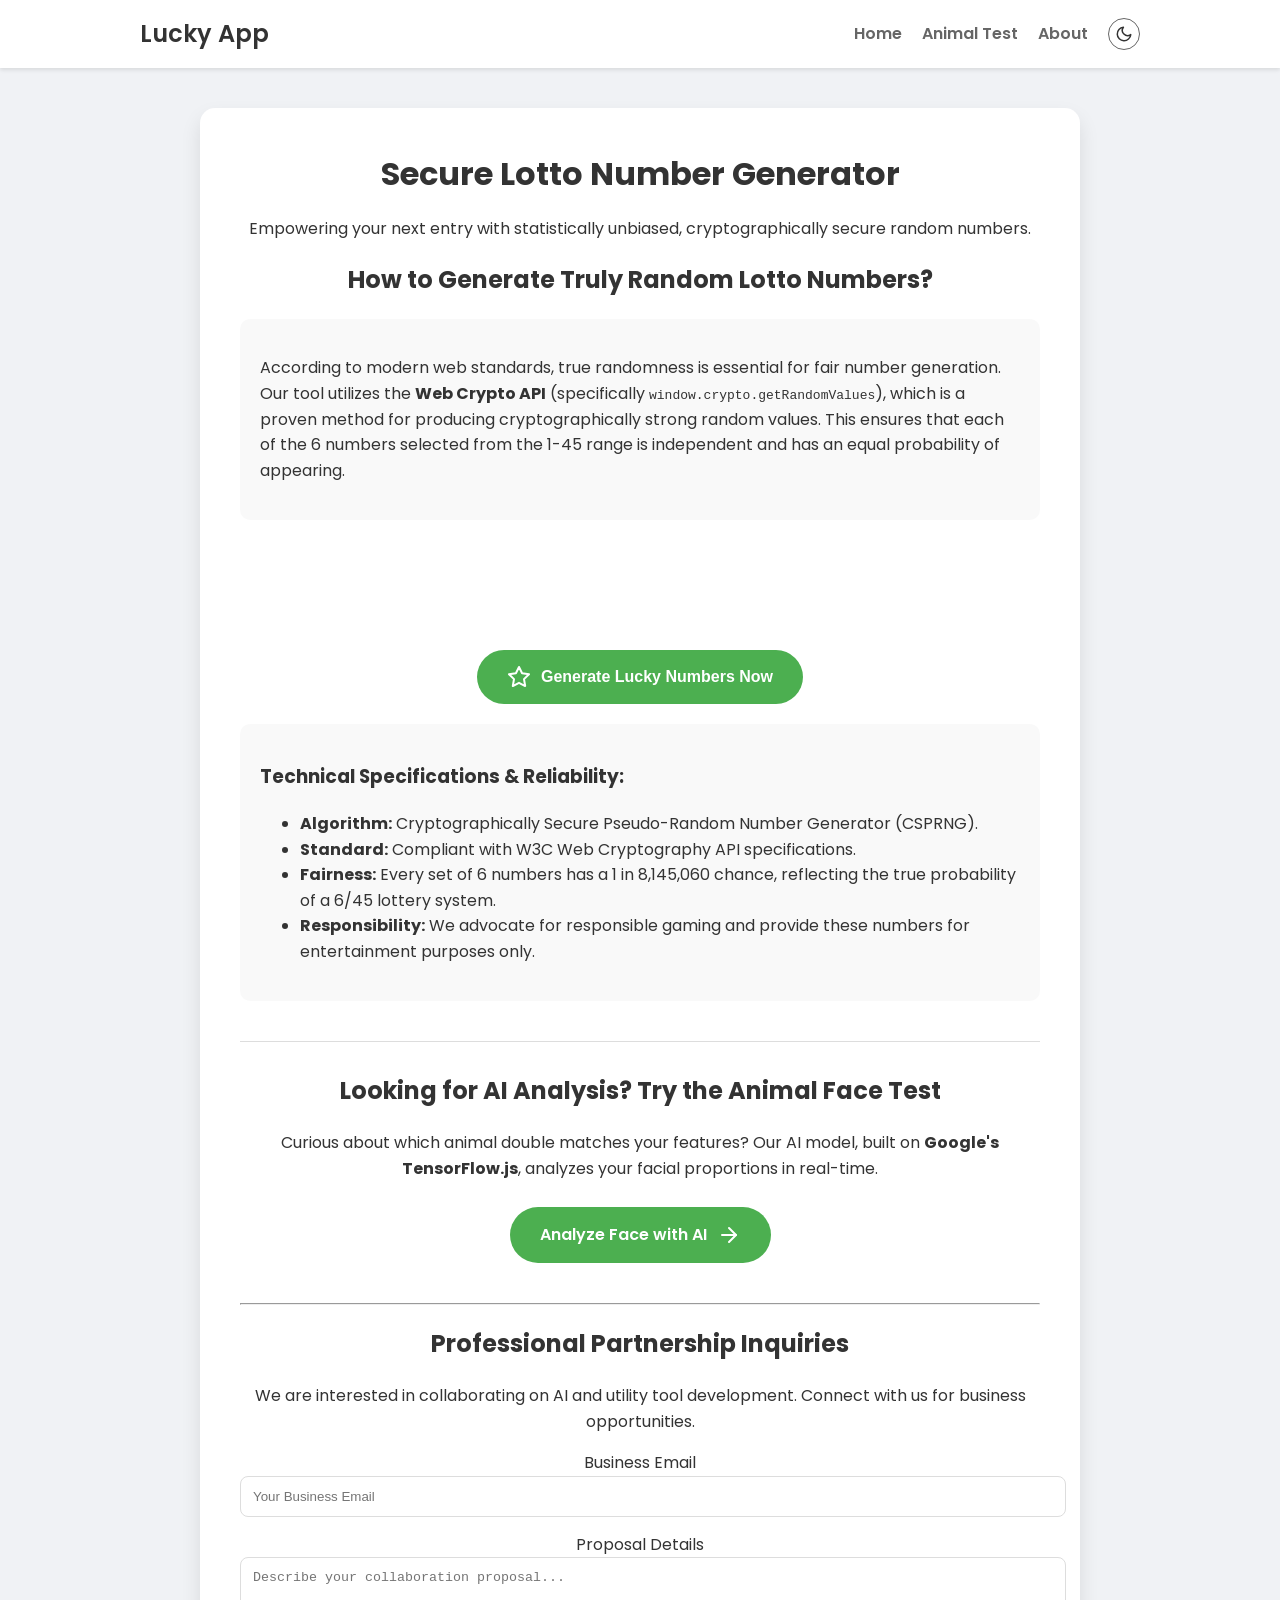
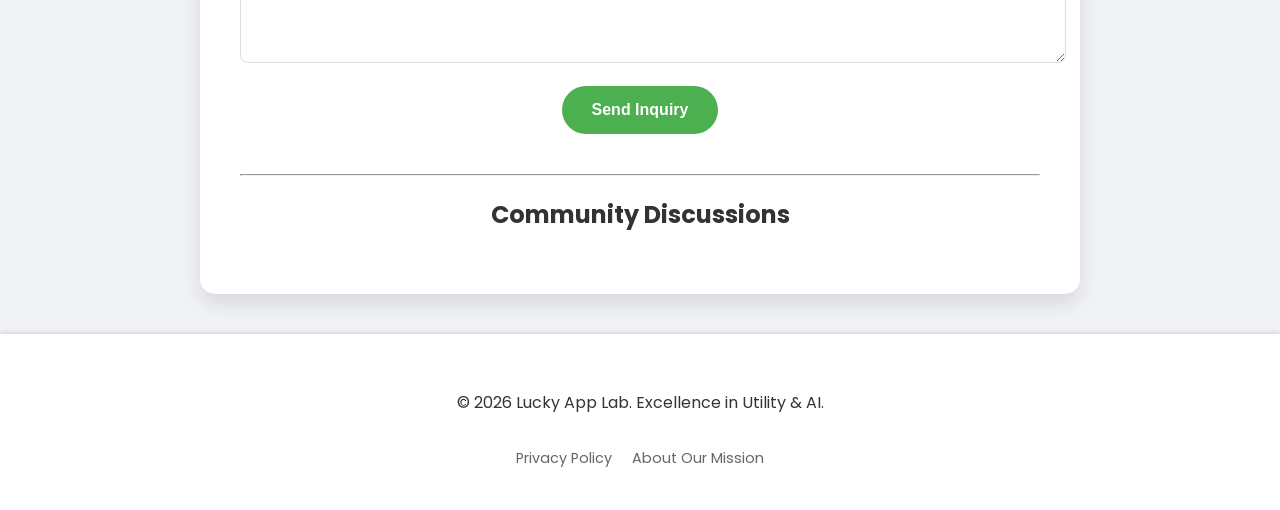
<file: index.html>
<!DOCTYPE html>
<html lang="en">
<head>
    <meta charset="UTF-8">
    <meta name="viewport" content="width=device-width, initial-scale=1.0">
    
    <!-- Google tag (gtag.js) -->
    <script async src="https://www.googletagmanager.com/gtag/js?id=G-44G6SVKXQ2"></script>
    <script>
      window.dataLayer = window.dataLayer || [];
      function gtag(){dataLayer.push(arguments);}
      gtag('js', new Date());
      gtag('config', 'G-44G6SVKXQ2');
    </script>
    
    <!-- MS Clarity -->
    <script type="text/javascript">
        (function(c,l,a,r,i,t,y){
            c[a]=c[a]||function(){(c[a].q=c[a].q||[]).push(arguments)};
            t=l.createElement(r);t.async=1;t.src="https://www.clarity.ms/tag/"+i;
            y=l.getElementsByTagName(r)[0];y.parentNode.insertBefore(t,y);
        })(window, document, "clarity", "script", "whj9z195p5");
    </script>

    <title>Lotto Number Generator - Secure Random Lucky Numbers | Lucky App</title>
    <meta name="description" content="Generate 100% random lucky numbers using the industry-standard Web Crypto API. Our professional Lotto Generator ensures unbiased, cryptographically secure results for your next draw.">
    <meta name="keywords" content="secure lotto generator, Web Crypto API, random number statistics, lottery numbers, cryptographically secure RNG">
    <link rel="canonical" href="https://product-builder-lecture-3e1.pages.dev/index.html">
    
    <!-- Open Graph / Facebook -->
    <meta property="og:type" content="website">
    <meta property="og:url" content="https://product-builder-lecture-3e1.pages.dev/">
    <meta property="og:title" content="Secure Lotto Number Generator - Lucky App">
    <meta property="og:description" content="Get unbiased lucky numbers generated by cryptographically secure algorithms. Try the most reliable Lotto tool.">
    <meta property="og:image" content="https://product-builder-lecture-3e1.pages.dev/favicon.svg">

    <!-- Twitter -->
    <meta property="twitter:card" content="summary_large_image">
    <meta property="twitter:url" content="https://product-builder-lecture-3e1.pages.dev/">
    <meta property="twitter:title" content="Secure Lotto Number Generator - Lucky App">
    <meta property="twitter:description" content="Reliable and secure lottery number generation using modern web standards.">
    <meta property="twitter:image" content="https://product-builder-lecture-3e1.pages.dev/favicon.svg">

    <meta name="google-adsense-account" content="ca-pub-4203578430730822">
    <link rel="icon" type="image/svg+xml" href="favicon.svg">
    <link rel="apple-touch-icon" href="favicon.svg">
    
    <link rel="preconnect" href="https://fonts.googleapis.com">
    <link rel="preconnect" href="https://fonts.gstatic.com" crossorigin>
    
    <link rel="stylesheet" href="style.css">
    <link href="https://fonts.googleapis.com/css2?family=Poppins:wght@400;600&display=swap" rel="stylesheet" media="print" onload="this.media='all'">
    <noscript><link href="https://fonts.googleapis.com/css2?family=Poppins:wght@400;600&display=swap" rel="stylesheet"></noscript>

    <script async src="https://pagead2.googlesyndication.com/pagead/js/adsbygoogle.js?client=ca-pub-4203578430730822"
     crossorigin="anonymous"></script>
    
    <!-- Structured Data (JSON-LD) for GEO -->
    <script type="application/ld+json">
    {
      "@context": "https://schema.org",
      "@type": "WebApplication",
      "name": "Lucky App Secure Lotto Generator",
      "url": "https://product-builder-lecture-3e1.pages.dev/index.html",
      "description": "A professional utility that leverages the Web Crypto API to provide cryptographically secure random numbers for lottery draws.",
      "applicationCategory": "Utility",
      "operatingSystem": "All",
      "author": {
        "@type": "Organization",
        "name": "Lucky App Lab"
      },
      "offers": {
        "@type": "Offer",
        "price": "0",
        "priceCurrency": "USD"
      },
      "featureList": "Cryptographically secure random number generation, Web Crypto API integration, 6/45 format support",
      "keywords": "Lotto, RNG, Web Crypto API, Security, Randomness"
    }
    </script>
</head>
<body>
    <nav class="main-nav">
        <div class="nav-container">
            <a href="index.html" class="nav-logo" aria-label="Lucky App Home">Lucky App</a>
            <div class="nav-links">
                <a href="index.html">Home</a>
                <a href="animal-test.html">Animal Test</a>
                <a href="about.html">About</a>
                <button id="theme-toggle" aria-label="Toggle dark mode">
                    <svg id="sun-icon" xmlns="http://www.w3.org/2000/svg" width="18" height="18" viewBox="0 0 24 24" fill="none" stroke="currentColor" stroke-width="2" stroke-linecap="round" stroke-linejoin="round" class="feather feather-sun" aria-hidden="true"><circle cx="12" cy="12" r="5"></circle><line x1="12" y1="1" x2="12" y2="3"></line><line x1="12" y1="21" x2="12" y2="23"></line><line x1="4.22" y1="4.22" x2="5.64" y2="5.64"></line><line x1="18.36" y1="18.36" x2="19.78" y2="19.78"></line><line x1="1" y1="12" x2="3" y2="12"></line><line x1="21" y1="12" x2="23" y2="12"></line><line x1="4.22" y1="19.78" x2="5.64" y2="18.36"></line><line x1="18.36" y1="5.64" x2="19.78" y2="4.22"></line></svg>
                    <svg id="moon-icon" xmlns="http://www.w3.org/2000/svg" width="18" height="18" viewBox="0 0 24 24" fill="none" stroke="currentColor" stroke-width="2" stroke-linecap="round" stroke-linejoin="round" class="feather feather-moon" style="display:none;" aria-hidden="true"><path d="M21 12.79A9 9 0 1 1 11.21 3 7 7 0 0 0 21 12.79z"></path></svg>
                </button>
            </div>
        </div>
    </nav>

    <div class="container">
        <header>
            <h1 class="seo-h1">Secure Lotto Number Generator</h1>
            <p>Empowering your next entry with statistically unbiased, cryptographically secure random numbers.</p>
        </header>
        
        <main>
            <!-- Lotto Section -->
            <article class="tool-section">
                <header>
                    <h2>How to Generate Truly Random Lotto Numbers?</h2>
                </header>
                <div class="tool-description">
                    <p>According to modern web standards, true randomness is essential for fair number generation. Our tool utilizes the <strong>Web Crypto API</strong> (specifically <code>window.crypto.getRandomValues</code>), which is a proven method for producing cryptographically strong random values. This ensures that each of the 6 numbers selected from the 1-45 range is independent and has an equal probability of appearing.</p>
                </div>
                
                <div id="lotto-numbers-container" class="lotto-numbers" aria-live="polite"></div>
                
                <button id="generate-btn" class="submit-btn">
                    <svg xmlns="http://www.w3.org/2000/svg" width="24" height="24" viewBox="0 0 24 24" fill="none" stroke="currentColor" stroke-width="2" stroke-linecap="round" stroke-linejoin="round" class="feather feather-star" aria-hidden="true"><polygon points="12 2 15.09 8.26 22 9.27 17 14.14 18.18 21.02 12 17.77 5.82 21.02 7 14.14 2 9.27 8.91 8.26 12 2"></polygon></svg>
                    <span>Generate Lucky Numbers Now</span>
                </button>

                <!-- Share Results Section -->
                <div id="share-section" class="share-section">
                    <h3>🍀 Your Lucky Numbers are Ready!</h3>
                    <p>Share your luck with friends and family.</p>
                    <div class="share-buttons">
                        <button id="share-twitter-btn" class="share-btn twitter">
                            <svg viewBox="0 0 24 24" aria-hidden="true"><path d="M23.643 4.937c-.835.37-1.732.62-2.675.733.962-.576 1.7-1.49 2.048-2.578-.9.534-1.897.922-2.958 1.13-.85-.957-2.06-1.553-3.41-1.553-2.58 0-4.67 2.09-4.67 4.67 0 .366.04.722.12 1.062-3.883-.195-7.327-2.055-9.633-4.885-.403.69-.633 1.497-.633 2.36 0 1.62 1.238 3.05 2.112 3.633-.76-.024-1.475-.233-2.1-.58v.058c0 2.264 1.61 4.155 3.747 4.604-.393.107-.807.165-1.235.165-.3 0-.593-.028-.88-.083.593 1.854 2.316 3.204 4.357 3.242-1.596 1.25-3.612 1.996-5.803 1.996-.377 0-.747-.022-1.114-.066 2.063 1.323 4.512 2.094 7.143 2.094 8.57 0 13.255-7.1 13.255-13.254 0-.2-.005-.402-.014-.602.91-.658 1.7-1.477 2.323-2.41z"></path></svg>
                            <span>Twitter</span>
                        </button>
                        <button id="share-facebook-btn" class="share-btn facebook">
                            <svg viewBox="0 0 24 24" aria-hidden="true"><path d="M22 12c0-5.523-4.477-10-10-10S2 6.477 2 12c0 4.991 3.657 9.128 8.438 9.878v-6.987h-2.54V12h2.54V9.797c0-2.506 1.492-3.89 3.777-3.89 1.094 0 2.238.195 2.238.195v2.46h-1.26c-1.243 0-1.63.771-1.63 1.562V12h2.773l-.443 2.89h-2.33v6.988C18.343 21.128 22 16.991 22 12z"></path></svg>
                            <span>Facebook</span>
                        </button>
                        <button id="share-kakao-btn" class="share-btn kakao">
                            <svg viewBox="0 0 24 24" aria-hidden="true"><path d="M12 3c-4.97 0-9 3.185-9 7.115 0 3.108 2.523 5.726 6 6.726l-1.26 4.366c-.056.202.19.38.35.26l5.07-3.415c.273.024.55.04.83.04 4.97 0 9-3.185 9-7.115S16.97 3 12 3z"></path></svg>
                            <span>Kakao</span>
                        </button>
                        <button id="copy-link-btn" class="share-btn copy">
                            <svg xmlns="http://www.w3.org/2000/svg" width="24" height="24" viewBox="0 0 24 24" fill="none" stroke="currentColor" stroke-width="2" stroke-linecap="round" stroke-linejoin="round" class="feather feather-link"><path d="M10 13a5 5 0 0 0 7.54.54l3-3a5 5 0 0 0-7.07-7.07l-1.72 1.71"></path><path d="M14 11a5 5 0 0 0-7.54-.54l-3 3a5 5 0 0 0 7.07 7.07l1.71-1.71"></path></svg>
                            <span>Copy Link</span>
                        </button>
                    </div>
                </div>
                
                <div class="tool-description">
                    <h3>Technical Specifications & Reliability:</h3>
                    <ul>
                        <li><strong>Algorithm:</strong> Cryptographically Secure Pseudo-Random Number Generator (CSPRNG).</li>
                        <li><strong>Standard:</strong> Compliant with W3C Web Cryptography API specifications.</li>
                        <li><strong>Fairness:</strong> Every set of 6 numbers has a 1 in 8,145,060 chance, reflecting the true probability of a 6/45 lottery system.</li>
                        <li><strong>Responsibility:</strong> We advocate for responsible gaming and provide these numbers for entertainment purposes only.</li>
                    </ul>
                </div>
            </article>

            <!-- Navigation to Animal Face Test -->
            <section class="tool-section">
                <hr>
                <h2>Looking for AI Analysis? Try the Animal Face Test</h2>
                <p>Curious about which animal double matches your features? Our AI model, built on <strong>Google's TensorFlow.js</strong>, analyzes your facial proportions in real-time.</p>
                <a href="animal-test.html" class="submit-btn nav-btn">
                    <span>Analyze Face with AI</span>
                    <svg xmlns="http://www.w3.org/2000/svg" width="24" height="24" viewBox="0 0 24 24" fill="none" stroke="currentColor" stroke-width="2" stroke-linecap="round" stroke-linejoin="round" class="feather feather-arrow-right" aria-hidden="true"><line x1="5" y1="12" x2="19" y2="12"></line><polyline points="12 5 19 12 12 19"></polyline></svg>
                </a>
            </section>

            <!-- Partnership Section -->
            <section class="partnership-section">
                <hr>
                <h2>Professional Partnership Inquiries</h2>
                <p>We are interested in collaborating on AI and utility tool development. Connect with us for business opportunities.</p>
                <form action="https://formspree.io/f/xaqavzqq" method="POST" id="contact-form">
                    <div class="form-group">
                        <label for="user-email" class="visually-hidden">Business Email</label>
                        <input type="email" id="user-email" name="email" placeholder="Your Business Email" required>
                    </div>
                    <div class="form-group">
                        <label for="user-message" class="visually-hidden">Proposal Details</label>
                        <textarea id="user-message" name="message" placeholder="Describe your collaboration proposal..." required></textarea>
                    </div>
                    <button type="submit" class="submit-btn">Send Inquiry</button>
                </form>
            </section>

            <!-- Comments Section -->
            <section class="comments-section">
                <hr>
                <h2>Community Discussions</h2>
                <div id="disqus_thread"></div>
            </section>
        </main>
    </div>

    <footer class="main-footer">
        <div class="footer-container">
            <p>&copy; 2026 Lucky App Lab. Excellence in Utility & AI.</p>
            <nav class="footer-links">
                <a href="privacy.html">Privacy Policy</a>
                <a href="about.html">About Our Mission</a>
            </nav>
        </div>
    </footer>

    <script src="main.js" type="module" defer></script>
    <script>
        (function() {
            var d = document, s = d.createElement('script');
            s.src = 'https://productbuilder-5gmicafupj.disqus.com/embed.js';
            s.setAttribute('data-timestamp', +new Date());
            (d.head || d.body).appendChild(s);
        })();
    </script>
</body>
</html>
</file>
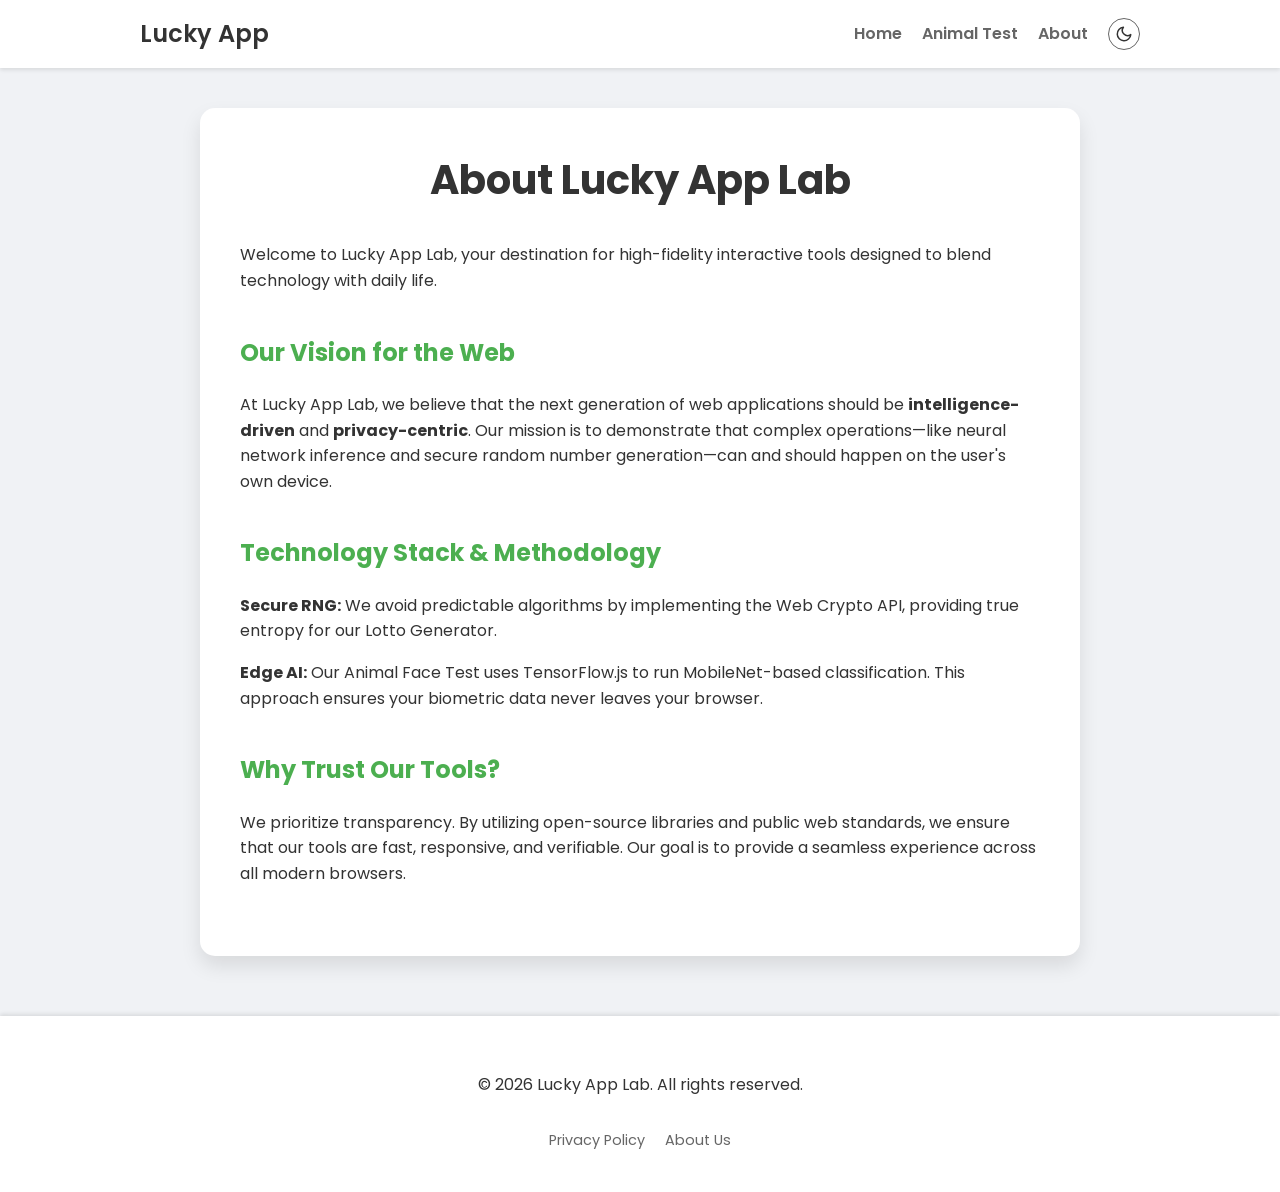
<file: about.html>
<!DOCTYPE html>
<html lang="en">
<head>
    <meta charset="UTF-8">
    <meta name="viewport" content="width=device-width, initial-scale=1.0">
    
    <!-- Google tag (gtag.js) -->
    <script async src="https://www.googletagmanager.com/gtag/js?id=G-44G6SVKXQ2"></script>
    <script>
      window.dataLayer = window.dataLayer || [];
      function gtag(){dataLayer.push(arguments);}
      gtag('js', new Date());
      gtag('config', 'G-44G6SVKXQ2');
    </script>
    
    <!-- MS Clarity -->
    <script type="text/javascript">
        (function(c,l,a,r,i,t,y){
            c[a]=c[a]||function(){(c[a].q=c[a].q||[]).push(arguments)};
            t=l.createElement(r);t.async=1;t.src="https://www.clarity.ms/tag/"+i;
            y=l.getElementsByTagName(r)[0];y.parentNode.insertBefore(t,y);
        })(window, document, "clarity", "script", "whj9z195p5");
    </script>

    <title>About Lucky App Lab - Visionary Utility Tools | Lucky App</title>
    <meta name="description" content="Explore the mission of Lucky App Lab. We specialize in creating high-quality web utilities and browser-based AI experiences using modern standards like Web Crypto API and TensorFlow.js.">
    <link rel="canonical" href="https://product-builder-lecture-3e1.pages.dev/about.html">
    
    <!-- Open Graph / Facebook -->
    <meta property="og:type" content="website">
    <meta property="og:url" content="https://product-builder-lecture-3e1.pages.dev/about.html">
    <meta property="og:title" content="About Lucky App Lab - Mission & Technology">
    <meta property="og:description" content="Discover our approach to building secure and fun interactive web tools.">
    <meta property="og:image" content="https://product-builder-lecture-3e1.pages.dev/favicon.svg">

    <meta name="google-adsense-account" content="ca-pub-4203578430730822">
    <link rel="icon" type="image/svg+xml" href="favicon.svg">
    <link rel="apple-touch-icon" href="favicon.svg">
    
    <link rel="preconnect" href="https://fonts.googleapis.com">
    <link rel="preconnect" href="https://fonts.gstatic.com" crossorigin>
    
    <link rel="stylesheet" href="style.css">
    <link href="https://fonts.googleapis.com/css2?family=Poppins:wght@400;600&display=swap" rel="stylesheet" media="print" onload="this.media='all'">
    <noscript><link href="https://fonts.googleapis.com/css2?family=Poppins:wght@400;600&display=swap" rel="stylesheet"></noscript>

    <script async src="https://pagead2.googlesyndication.com/pagead/js/adsbygoogle.js?client=ca-pub-4203578430730822"
     crossorigin="anonymous"></script>
    
    <!-- Structured Data (JSON-LD) for GEO -->
    <script type="application/ld+json">
    {
      "@context": "https://schema.org",
      "@type": "AboutPage",
      "mainEntity": {
        "@type": "Organization",
        "name": "Lucky App Lab",
        "url": "https://product-builder-lecture-3e1.pages.dev",
        "description": "An innovative lab dedicated to interactive web utilities and private client-side AI analysis.",
        "foundingDate": "2026",
        "knowsAbout": ["Machine Learning", "Web Cryptography", "TensorFlow.js", "UX Design"]
      }
    }
    </script>
</head>
<body>
    <nav class="main-nav">
        <div class="nav-container">
            <a href="index.html" class="nav-logo" aria-label="Lucky App Home">Lucky App</a>
            <div class="nav-links">
                <a href="index.html">Home</a>
                <a href="animal-test.html">Animal Test</a>
                <a href="about.html">About</a>
                <button id="theme-toggle" aria-label="Toggle dark mode">
                    <svg id="sun-icon" xmlns="http://www.w3.org/2000/svg" width="18" height="18" viewBox="0 0 24 24" fill="none" stroke="currentColor" stroke-width="2" stroke-linecap="round" stroke-linejoin="round" class="feather feather-sun" aria-hidden="true"><circle cx="12" cy="12" r="5"></circle><line x1="12" y1="1" x2="12" y2="3"></line><line x1="12" y1="21" x2="12" y2="23"></line><line x1="4.22" y1="4.22" x2="5.64" y2="5.64"></line><line x1="18.36" y1="18.36" x2="19.78" y2="19.78"></line><line x1="1" y1="12" x2="3" y2="12"></line><line x1="21" y1="12" x2="23" y2="12"></line><line x1="4.22" y1="19.78" x2="5.64" y2="18.36"></line><line x1="18.36" y1="5.64" x2="19.78" y2="4.22"></line></svg>
                    <svg id="moon-icon" xmlns="http://www.w3.org/2000/svg" width="18" height="18" viewBox="0 0 24 24" fill="none" stroke="currentColor" stroke-width="2" stroke-linecap="round" stroke-linejoin="round" class="feather feather-moon" style="display:none;" aria-hidden="true"><path d="M21 12.79A9 9 0 1 1 11.21 3 7 7 0 0 0 21 12.79z"></path></svg>
                </button>
            </div>
        </div>
    </nav>

    <div class="container page-content">
        <main class="text-content">
            <article>
                <h1>About Lucky App Lab</h1>
                <p>Welcome to Lucky App Lab, your destination for high-fidelity interactive tools designed to blend technology with daily life.</p>
                
                <section>
                    <h2>Our Vision for the Web</h2>
                    <p>At Lucky App Lab, we believe that the next generation of web applications should be <strong>intelligence-driven</strong> and <strong>privacy-centric</strong>. Our mission is to demonstrate that complex operations—like neural network inference and secure random number generation—can and should happen on the user's own device.</p>
                </section>

                <section>
                    <h2>Technology Stack & Methodology</h2>
                    <p><strong>Secure RNG:</strong> We avoid predictable algorithms by implementing the Web Crypto API, providing true entropy for our Lotto Generator.</p>
                    <p><strong>Edge AI:</strong> Our Animal Face Test uses TensorFlow.js to run MobileNet-based classification. This approach ensures your biometric data never leaves your browser.</p>
                </section>

                <section>
                    <h2>Why Trust Our Tools?</h2>
                    <p>We prioritize transparency. By utilizing open-source libraries and public web standards, we ensure that our tools are fast, responsive, and verifiable. Our goal is to provide a seamless experience across all modern browsers.</p>
                </section>
            </article>
        </main>
    </div>

    <footer class="main-footer">
        <div class="footer-container">
            <p>&copy; 2026 Lucky App Lab. All rights reserved.</p>
            <nav class="footer-links">
                <a href="privacy.html">Privacy Policy</a>
                <a href="about.html">About Us</a>
            </nav>
        </div>
    </footer>

    <script src="main.js" type="module" defer></script>
</body>
</html>
</file>
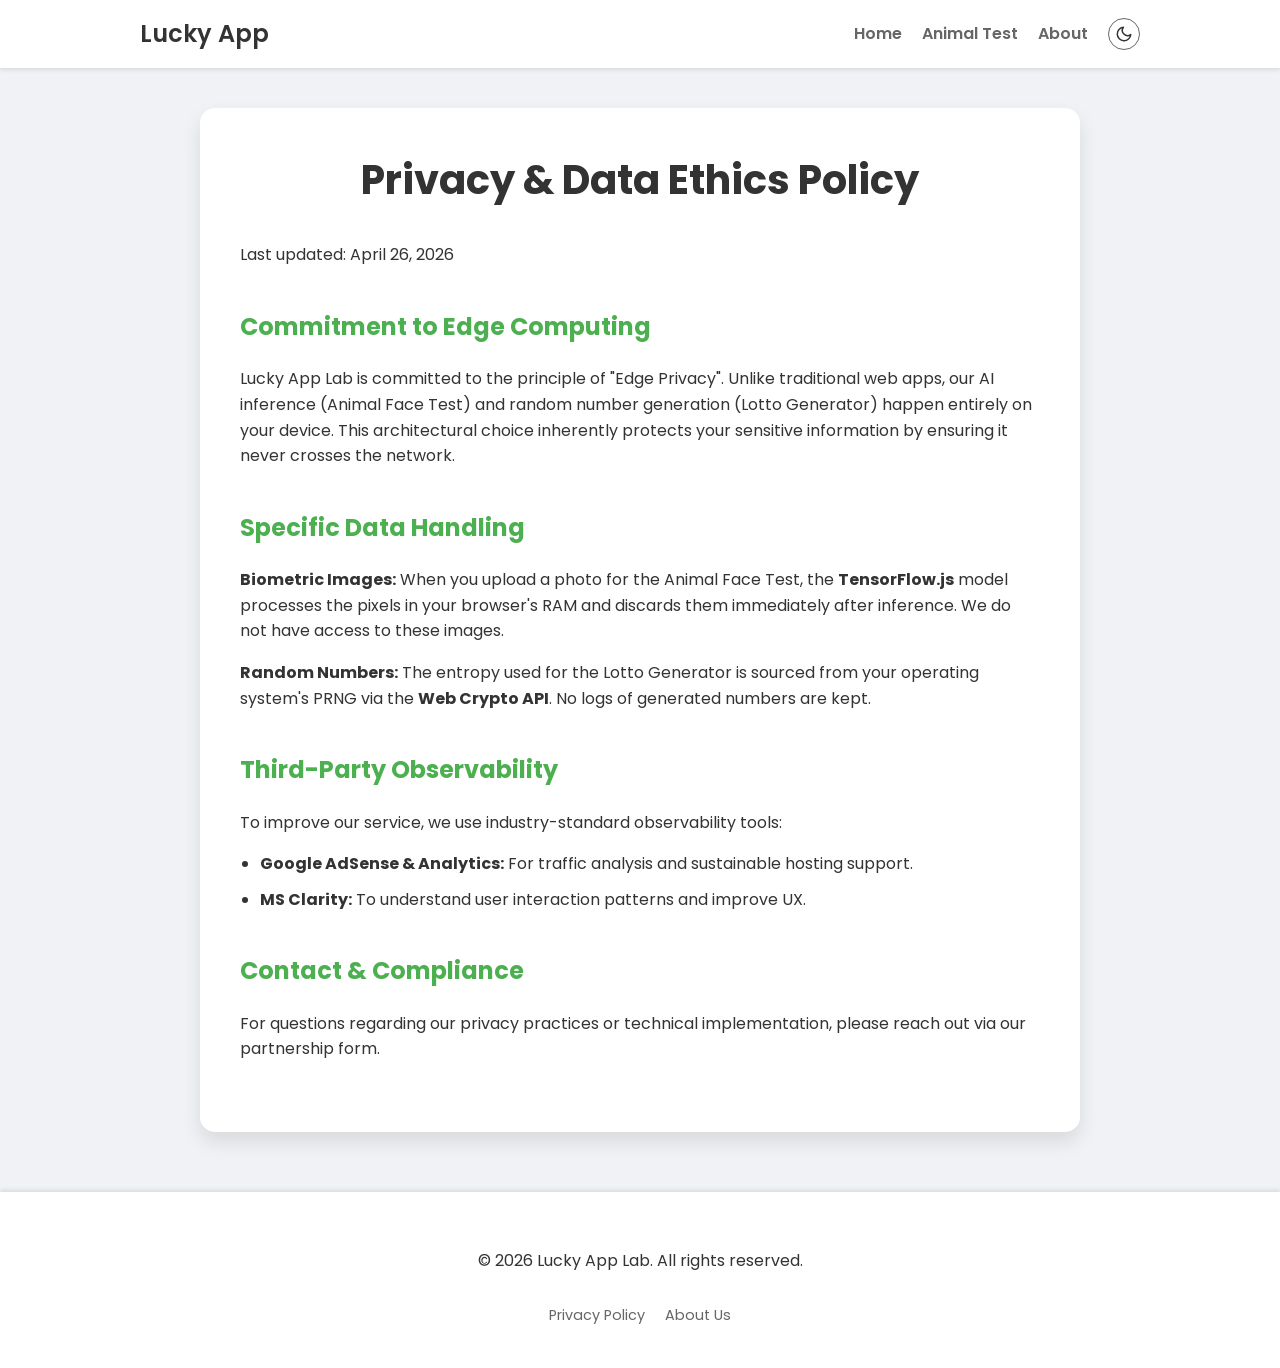
<file: privacy.html>
<!DOCTYPE html>
<html lang="en">
<head>
    <meta charset="UTF-8">
    <meta name="viewport" content="width=device-width, initial-scale=1.0">
    
    <!-- Google tag (gtag.js) -->
    <script async src="https://www.googletagmanager.com/gtag/js?id=G-44G6SVKXQ2"></script>
    <script>
      window.dataLayer = window.dataLayer || [];
      function gtag(){dataLayer.push(arguments);}
      gtag('js', new Date());
      gtag('config', 'G-44G6SVKXQ2');
    </script>
    
    <!-- MS Clarity -->
    <script type="text/javascript">
        (function(c,l,a,r,i,t,y){
            c[a]=c[a]||function(){(c[a].q=c[a].q||[]).push(arguments)};
            t=l.createElement(r);t.async=1;t.src="https://www.clarity.ms/tag/"+i;
            y=l.getElementsByTagName(r)[0];y.parentNode.insertBefore(t,y);
        })(window, document, "clarity", "script", "whj9z195p5");
    </script>

    <title>Privacy Policy - Data Ethics & Local Processing | Lucky App</title>
    <meta name="description" content="Learn about Lucky App Lab's data ethics. We prioritize user privacy by performing AI inference and random number generation locally in your browser, compliant with global standards.">
    <link rel="canonical" href="https://product-builder-lecture-3e1.pages.dev/privacy.html">
    
    <!-- Open Graph / Facebook -->
    <meta property="og:type" content="website">
    <meta property="og:url" content="https://product-builder-lecture-3e1.pages.dev/privacy.html">
    <meta property="og:title" content="Privacy Policy - Data Ethics & Privacy">
    <meta property="og:description" content="Transparent information on how we handle your data with client-side technology.">
    <meta property="og:image" content="https://product-builder-lecture-3e1.pages.dev/favicon.svg">

    <meta name="google-adsense-account" content="ca-pub-4203578430730822">
    <link rel="icon" type="image/svg+xml" href="favicon.svg">
    <link rel="apple-touch-icon" href="favicon.svg">
    
    <link rel="preconnect" href="https://fonts.googleapis.com">
    <link rel="preconnect" href="https://fonts.gstatic.com" crossorigin>
    
    <link rel="stylesheet" href="style.css">
    <link href="https://fonts.googleapis.com/css2?family=Poppins:wght@400;600&display=swap" rel="stylesheet" media="print" onload="this.media='all'">
    <noscript><link href="https://fonts.googleapis.com/css2?family=Poppins:wght@400;600&display=swap" rel="stylesheet"></noscript>

    <script async src="https://pagead2.googlesyndication.com/pagead/js/adsbygoogle.js?client=ca-pub-4203578430730822"
     crossorigin="anonymous"></script>
</head>
<body>
    <nav class="main-nav">
        <div class="nav-container">
            <a href="index.html" class="nav-logo" aria-label="Lucky App Home">Lucky App</a>
            <div class="nav-links">
                <a href="index.html">Home</a>
                <a href="animal-test.html">Animal Test</a>
                <a href="about.html">About</a>
                <button id="theme-toggle" aria-label="Toggle dark mode">
                    <svg id="sun-icon" xmlns="http://www.w3.org/2000/svg" width="18" height="18" viewBox="0 0 24 24" fill="none" stroke="currentColor" stroke-width="2" stroke-linecap="round" stroke-linejoin="round" class="feather feather-sun" aria-hidden="true"><circle cx="12" cy="12" r="5"></circle><line x1="12" y1="1" x2="12" y2="3"></line><line x1="12" y1="21" x2="12" y2="23"></line><line x1="4.22" y1="4.22" x2="5.64" y2="5.64"></line><line x1="18.36" y1="18.36" x2="19.78" y2="19.78"></line><line x1="1" y1="12" x2="3" y2="12"></line><line x1="21" y1="12" x2="23" y2="12"></line><line x1="4.22" y1="19.78" x2="5.64" y2="18.36"></line><line x1="18.36" y1="5.64" x2="19.78" y2="4.22"></line></svg>
                    <svg id="moon-icon" xmlns="http://www.w3.org/2000/svg" width="18" height="18" viewBox="0 0 24 24" fill="none" stroke="currentColor" stroke-width="2" stroke-linecap="round" stroke-linejoin="round" class="feather feather-moon" style="display:none;" aria-hidden="true"><path d="M21 12.79A9 9 0 1 1 11.21 3 7 7 0 0 0 21 12.79z"></path></svg>
                </button>
            </div>
        </div>
    </nav>

    <div class="container page-content">
        <main class="text-content">
            <article>
                <h1>Privacy & Data Ethics Policy</h1>
                <p>Last updated: April 26, 2026</p>
                
                <section>
                    <h2>Commitment to Edge Computing</h2>
                    <p>Lucky App Lab is committed to the principle of "Edge Privacy". Unlike traditional web apps, our AI inference (Animal Face Test) and random number generation (Lotto Generator) happen entirely on your device. This architectural choice inherently protects your sensitive information by ensuring it never crosses the network.</p>
                </section>

                <section>
                    <h2>Specific Data Handling</h2>
                    <p><strong>Biometric Images:</strong> When you upload a photo for the Animal Face Test, the <strong>TensorFlow.js</strong> model processes the pixels in your browser's RAM and discards them immediately after inference. We do not have access to these images.</p>
                    <p><strong>Random Numbers:</strong> The entropy used for the Lotto Generator is sourced from your operating system's PRNG via the <strong>Web Crypto API</strong>. No logs of generated numbers are kept.</p>
                </section>

                <section>
                    <h2>Third-Party Observability</h2>
                    <p>To improve our service, we use industry-standard observability tools:</p>
                    <ul>
                        <li><strong>Google AdSense & Analytics:</strong> For traffic analysis and sustainable hosting support.</li>
                        <li><strong>MS Clarity:</strong> To understand user interaction patterns and improve UX.</li>
                    </ul>
                </section>

                <section>
                    <h2>Contact & Compliance</h2>
                    <p>For questions regarding our privacy practices or technical implementation, please reach out via our partnership form.</p>
                </section>
            </article>
        </main>
    </div>

    <footer class="main-footer">
        <div class="footer-container">
            <p>&copy; 2026 Lucky App Lab. All rights reserved.</p>
            <nav class="footer-links">
                <a href="privacy.html">Privacy Policy</a>
                <a href="about.html">About Us</a>
            </nav>
        </div>
    </footer>

    <script src="main.js" type="module" defer></script>
</body>
</html>
</file>
<file: style.css>
:root {
    --bg-color: #f0f2f5;
    --container-bg: #ffffff;
    --text-primary: #333333;
    --text-secondary: #666666;
    --shadow-color: rgba(0, 0, 0, 0.1);
    --btn-bg: #4CAF50;
    --btn-hover: #45a049;
    --input-bg: #ffffff;
    --input-border: #dddddd;
    --nav-bg: #ffffff;
    --footer-bg: #ffffff;
}

[data-theme="dark"] {
    --bg-color: #1a1a1a;
    --container-bg: #2d2d2d;
    --text-primary: #f0f2f5;
    --text-secondary: #aaaaaa;
    --shadow-color: rgba(0, 0, 0, 0.3);
    --btn-bg: #3d8c40;
    --btn-hover: #357a38;
    --input-bg: #3d3d3d;
    --input-border: #444444;
    --nav-bg: #2d2d2d;
    --footer-bg: #2d2d2d;
}

body {
    font-family: 'Poppins', sans-serif;
    background-color: var(--bg-color);
    color: var(--text-primary);
    margin: 0;
    padding: 0;
    min-height: 100vh;
    display: flex;
    flex-direction: column;
    transition: background-color 0.3s, color 0.3s;
    line-height: 1.6;
}

/* Navigation */
.main-nav {
    background-color: var(--nav-bg);
    box-shadow: 0 2px 4px var(--shadow-color);
    padding: 15px 0;
    position: sticky;
    top: 0;
    z-index: 1000;
    transition: background-color 0.3s;
}

.nav-container {
    max-width: 1000px;
    margin: 0 auto;
    padding: 0 20px;
    display: flex;
    justify-content: space-between;
    align-items: center;
}

.nav-logo {
    font-size: 1.5em;
    font-weight: 600;
    text-decoration: none;
    color: var(--text-primary);
}

.nav-links {
    display: flex;
    align-items: center;
    gap: 20px;
}

.nav-links a {
    text-decoration: none;
    color: var(--text-secondary);
    font-weight: 600;
    transition: color 0.3s;
}

.nav-links a:hover {
    color: var(--btn-bg);
}

/* Container & Layout */
.container {
    text-align: center;
    background: var(--container-bg);
    padding: 40px;
    border-radius: 15px;
    box-shadow: 0 10px 20px var(--shadow-color);
    transition: background-color 0.3s, box-shadow 0.3s;
    max-width: 800px;
    width: 90%;
    margin: 40px auto;
}

.page-content {
    margin-bottom: 60px;
}

.text-content {
    text-align: left;
}

.text-content h1 {
    text-align: center;
    margin-bottom: 30px;
    font-size: 2.5em;
}

.text-content h2 {
    margin-top: 40px;
    margin-bottom: 20px;
    color: var(--btn-bg);
}

.text-content section {
    margin-bottom: 30px;
}

.text-content ul {
    padding-left: 20px;
}

.text-content li {
    margin-bottom: 10px;
}

/* Tool Sections */
.header-top {
    margin-bottom: 20px;
}

h1 { font-size: 2em; margin: 0; }
h2 { font-size: 1.5em; margin-bottom: 20px; }

.tool-section { margin-bottom: 40px; }
.tool-section hr { border: none; border-top: 1px solid var(--input-border); margin-bottom: 30px; }

.tool-description {
    text-align: left;
    margin: 20px 0 30px;
    padding: 20px;
    background: rgba(128, 128, 128, 0.05);
    border-radius: 10px;
}

/* Lotto Styles */
.lotto-numbers {
    display: flex;
    justify-content: center;
    gap: 12px;
    margin: 30px 0;
    flex-wrap: wrap;
    min-height: 70px;
}

.lotto-ball {
    width: 50px;
    height: 50px;
    border-radius: 50%;
    display: flex;
    justify-content: center;
    align-items: center;
    color: white;
    font-weight: 700;
    font-size: 1.2rem;
    box-shadow: inset -4px -4px 6px rgba(0,0,0,0.2), 0 4px 8px rgba(0,0,0,0.1);
    animation: popIn 0.5s cubic-bezier(0.175, 0.885, 0.32, 1.275) forwards;
    transform: scale(0);
    text-shadow: 1px 1px 2px rgba(0,0,0,0.3);
}

@keyframes popIn {
    to { transform: scale(1); }
}

/* SNS Colors */
.share-btn.twitter { background-color: #1DA1F2; color: white; }
.share-btn.facebook { background-color: #1877F2; color: white; }
.share-btn.kakao { background-color: #FEE500; color: #3C1E1E; }
.share-btn.copy { background-color: #4CAF50; color: white; }


/* Upload Styles */
.upload-container {
    margin: 20px auto;
    border: 2px dashed var(--input-border);
    border-radius: 15px;
    width: 300px;
    height: 300px;
    display: flex;
    justify-content: center;
    align-items: center;
    position: relative;
    overflow: hidden;
    background: var(--input-bg);
    cursor: pointer;
    transition: all 0.3s;
}

.upload-container:hover {
    border-color: var(--btn-bg);
    background: rgba(76, 175, 80, 0.05);
}

.upload-label {
    display: flex;
    flex-direction: column;
    align-items: center;
    gap: 10px;
    color: var(--text-secondary);
}

#image-preview {
    width: 100%;
    height: 100%;
    object-fit: cover;
}

/* TM Styles */
#label-container {
    margin: 20px auto;
    max-width: 400px;
}

.prediction-bar-container {
    display: flex;
    align-items: center;
    gap: 10px;
    margin-bottom: 10px;
}

.label-name { width: 80px; font-weight: 600; text-align: left; }
.progress-bar {
    flex-grow: 1;
    height: 20px;
    background-color: var(--input-border);
    border-radius: 10px;
    overflow: hidden;
}

.progress-fill {
    height: 100%;
    transition: width 0.5s ease-out, background-color 0.3s;
}

.label-prob { width: 50px; font-size: 0.9em; font-weight: bold; }

/* Buttons */
.submit-btn {
    background-color: var(--btn-bg);
    color: white;
    border: none;
    padding: 15px 30px;
    font-size: 1em;
    font-weight: 600;
    border-radius: 50px;
    cursor: pointer;
    transition: all 0.3s;
    display: inline-flex;
    align-items: center;
    gap: 10px;
    text-decoration: none;
}

.submit-btn:hover {
    background-color: var(--btn-hover);
    transform: translateY(-2px);
    box-shadow: 0 4px 12px var(--shadow-color);
}

.nav-btn { justify-content: center; margin-top: 10px; }

.back-link {
    color: var(--text-primary);
    display: flex;
    align-items: center;
    transition: transform 0.3s;
}

.back-link:hover { transform: translateX(-5px); }

#theme-toggle {
    background: none;
    border: 1px solid var(--text-secondary);
    color: var(--text-primary);
    cursor: pointer;
    padding: 6px;
    border-radius: 50%;
    display: flex;
    align-items: center;
    transition: background-color 0.3s;
}

#theme-toggle:hover {
    background-color: rgba(128, 128, 128, 0.1);
}

/* Footer */
.main-footer {
    background-color: var(--footer-bg);
    padding: 40px 0;
    margin-top: auto;
    box-shadow: 0 -2px 4px var(--shadow-color);
    transition: background-color 0.3s;
}

.footer-container {
    max-width: 1000px;
    margin: 0 auto;
    padding: 0 20px;
    display: flex;
    flex-direction: column;
    align-items: center;
    gap: 15px;
}

.footer-links {
    display: flex;
    gap: 20px;
}

.footer-links a {
    text-decoration: none;
    color: var(--text-secondary);
    font-size: 0.9em;
    transition: color 0.3s;
}

.footer-links a:hover {
    color: var(--btn-bg);
}

/* Forms & Comments */
.partnership-section, .comments-section { margin-top: 40px; }
.form-group { margin-bottom: 15px; }
.form-group input, .form-group textarea {
    width: 100%; padding: 12px; border-radius: 8px;
    border: 1px solid var(--input-border);
    background: var(--input-bg); color: var(--text-primary);
}
.form-group textarea { height: 80px; }
#loading-spinner { margin-top: 10px; font-weight: 600; color: var(--btn-bg); }

@media (max-width: 600px) {
    .nav-links {
        gap: 10px;
    }
    .nav-links a {
        font-size: 0.9em;
    }
    .container {
        padding: 20px;
        width: 95%;
    }
}

/* Share Section */
.share-section {
    margin-top: 2rem;
    text-align: center;
    padding: 1.5rem;
    background-color: var(--card-bg);
    border-radius: 12px;
    box-shadow: 0 4px 6px rgba(0,0,0,0.05);
    display: none; /* Show only when results are ready */
}

.share-buttons {
    display: flex;
    justify-content: center;
    gap: 1rem;
    margin-top: 1rem;
    flex-wrap: wrap;
}

.share-btn {
    display: inline-flex;
    align-items: center;
    gap: 0.5rem;
    padding: 0.75rem 1.25rem;
    border-radius: 8px;
    font-weight: 600;
    cursor: pointer;
    transition: transform 0.2s, background-color 0.2s;
    border: none;
    font-family: inherit;
}

.share-btn:hover {
    transform: translateY(-2px);
}

.share-btn.twitter {
    background-color: #1DA1F2;
    color: white;
}

.share-btn.kakao {
    background-color: #FEE500;
    color: #3C1E1E;
}

.share-btn.copy {
    background-color: var(--secondary-color);
    color: white;
}

.share-btn svg {
    width: 20px;
    height: 20px;
    fill: currentColor;
}

@media (max-width: 768px) {
    .share-buttons {
        flex-direction: column;
    }
    .share-btn {
        width: 100%;
        justify-content: center;
    }
}
</file>
